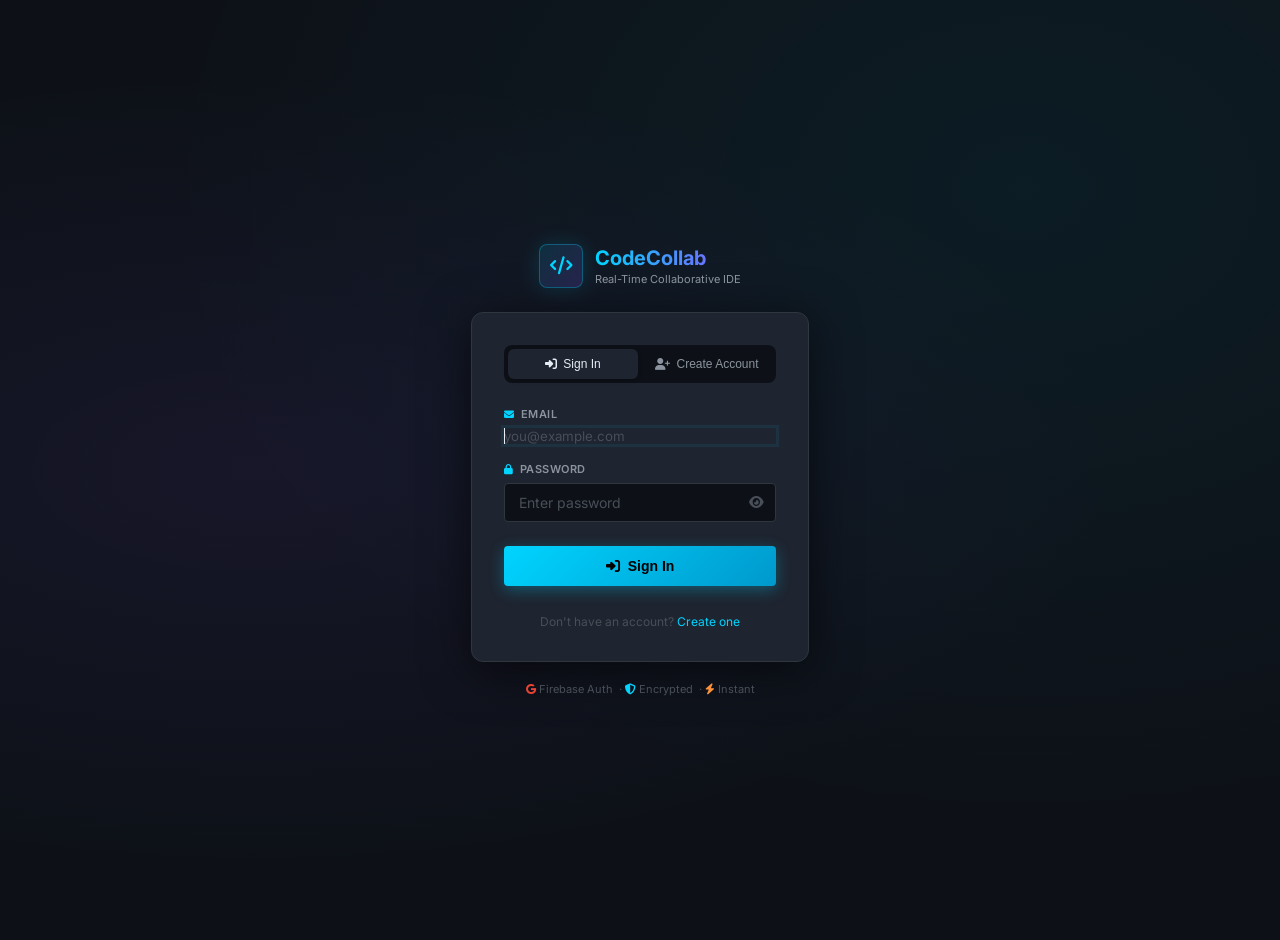
<file: room.html>
<!DOCTYPE html>
<html lang="en">
<head>
    <meta charset="UTF-8">
    <meta name="viewport" content="width=device-width, initial-scale=1.0">
    <title>CodeCollab</title>
    <link rel="stylesheet" href="assets/css/style.css">
    <link href="https://fonts.googleapis.com/css2?family=JetBrains+Mono:wght@300;400;500;600;700&family=Inter:wght@300;400;500;600;700&display=swap" rel="stylesheet">
    <link rel="stylesheet" href="assets/lib/fontawesome/css/all.min.css">

    <!-- CodeMirror core -->
    <link rel="stylesheet" href="assets/lib/codemirror/codemirror.min.css">
    <link rel="stylesheet" href="assets/lib/codemirror/theme/dracula.min.css">
    <link rel="stylesheet" href="assets/lib/codemirror/addon/scroll/simplescrollbars.min.css">
    <script src="assets/lib/codemirror/codemirror.min.js"></script>

    <!-- CodeMirror addons (load before modes that depend on them) -->
    <script src="assets/lib/codemirror/addon/edit/closebrackets.min.js"></script>
    <script src="assets/lib/codemirror/addon/edit/matchbrackets.min.js"></script>
    <script src="assets/lib/codemirror/addon/selection/active-line.min.js"></script>
    <script src="assets/lib/codemirror/addon/scroll/simplescrollbars.min.js"></script>
    <script src="assets/lib/codemirror/addon/comment/comment.min.js"></script>
    <script src="assets/lib/codemirror/addon/mode/simple.min.js"></script>
    <script src="assets/lib/codemirror/addon/mode/multiplex.min.js"></script>

    <!-- CodeMirror language modes (dependency order matters) -->
    <!-- 1. Base modes with no dependencies -->
    <script src="assets/lib/codemirror/mode/xml/xml.min.js"></script>
    <script src="assets/lib/codemirror/mode/javascript/javascript.min.js"></script>
    <script src="assets/lib/codemirror/mode/css/css.min.js"></script>
    <script src="assets/lib/codemirror/mode/python/python.min.js"></script>
    <script src="assets/lib/codemirror/mode/clike/clike.min.js"></script><!-- C, C++, Java -->
    <script src="assets/lib/codemirror/mode/ruby/ruby.min.js"></script>
    <script src="assets/lib/codemirror/mode/go/go.min.js"></script>
    <script src="assets/lib/codemirror/mode/rust/rust.min.js"></script>
    <!-- 2. Mixed modes that depend on xml + javascript + css -->
    <script src="assets/lib/codemirror/mode/htmlmixed/htmlmixed.min.js"></script>
    <!-- 3. PHP depends on htmlmixed (which requires xml, js, css) -->
    <script src="assets/lib/codemirror/mode/php/php.min.js"></script>

    <!-- Firebase 9 compat -->
    <script src="assets/lib/firebase/firebase-app-compat.js"></script>
    <script src="assets/lib/firebase/firebase-auth-compat.js"></script>
    <script src="assets/lib/firebase/firebase-database-compat.js"></script>
    <script src="assets/js/firebase-config.js"></script>
</head>
<body class="room-body">

<!-- Auth loading overlay (shown while Firebase Auth resolves) -->
<div class="auth-loading-overlay" id="authLoadingOverlay">
    <div class="auth-loading-spinner"></div>
    <span>Loading room...</span>
</div>

<!-- HEADER -->
<header class="room-header">
    <div class="header-left">
        <a href="index.html" class="logo-mini" title="Back to lobby">
            <i class="fa-solid fa-code"></i><span>CodeCollab</span>
        </a>
        <a href="index.html?dashboard=1" class="dashboard-nav-btn" title="Go to Dashboard">
            <i class="fa-solid fa-gauge"></i><span>Dashboard</span>
        </a>
        <div class="divider-v"></div>
        <div class="room-info">
            <span class="room-label">ROOM</span>
            <span class="room-code" id="roomCodeSpan"></span>
            <button class="icon-btn" title="Copy room code" onclick="copyRoomCode()">
                <i class="fa-regular fa-copy" id="copyIcon"></i>
            </button>
        </div>
        <div class="connection-status" id="connectionStatus">
            <span class="status-dot connecting"></span>
            <span class="status-text">Connecting...</span>
        </div>
    </div>

    <div class="header-center">
        <div class="file-tab active">
            <i class="fa-solid fa-file-code"></i>
            <span id="fileTabName">main.js</span>
        </div>
    </div>

    <div class="header-right">
        <div class="lang-select-wrap">
            <i class="fa-solid fa-code"></i>
            <select id="langSelect" onchange="changeLanguage(this.value)">
                <optgroup label="⚡ Runs in Console">
                    <option value="javascript">JavaScript</option>
                    <option value="python">Python</option>
                    <option value="c">C</option>
                    <option value="cpp">C++</option>
                    <option value="java">Java</option>
                    <option value="php">PHP</option>
                    <option value="ruby">Ruby</option>
                    <option value="go">Go</option>
                    <option value="rust">Rust</option>
                </optgroup>
                <optgroup label="📄 View Only">
                    <option value="htmlmixed">HTML</option>
                    <option value="css">CSS</option>
                </optgroup>
            </select>
        </div>
        <button class="icon-btn" id="themeBtn" title="Toggle Theme" onclick="toggleTheme()">
            <i class="fa-solid fa-moon"></i>
        </button>
        <button class="run-btn" id="runBtn" onclick="runCode()" title="Run (Ctrl+Enter)">
            <i class="fa-solid fa-play"></i><span>Run</span>
        </button>
        <button class="delete-room-btn" id="deleteRoomBtn" onclick="deleteRoom()" title="Delete Room (Creator only)" style="display:none">
            <i class="fa-solid fa-trash"></i><span>Delete Room</span>
        </button>
        <div class="user-avatar-wrap" id="userAvatarWrap">
            <span class="user-avatar-initial" id="userAvatarInitial"></span>
            <span class="user-avatar-name" id="userAvatarName"></span>
        </div>
        <div class="active-users" id="activeUsers"></div>
    </div>
</header>

<!-- WORKSPACE -->
<div class="workspace">

    <!-- Sidebar -->
    <aside class="sidebar" id="sidebar">
        <div class="sidebar-header">
            <span><i class="fa-solid fa-users"></i> Collaborators</span>
            <span class="sidebar-count" id="userCount">0</span>
        </div>
        <div class="user-list" id="userList"></div>

        <div class="sidebar-section-title"><i class="fa-solid fa-comment-dots"></i> Chat</div>
        <div class="chat-box" id="chatBox"></div>
        <div class="chat-input-wrap">
            <input type="text" id="chatInput" placeholder="Message..." maxlength="200">
            <button onclick="sendChat()"><i class="fa-solid fa-paper-plane"></i></button>
        </div>

        <div class="sidebar-section-title" style="margin-top:8px;">
            <i class="fa-solid fa-circle-info"></i> Room Info
        </div>
        <div class="room-info-box">
            <div class="info-row">
                <span>Room Code</span>
                <code id="infoRoomCode"></code>
            </div>
            <div class="info-row">
                <span>You</span>
                <code id="infoUsername"></code>
            </div>
            <button class="share-btn" onclick="shareRoom()">
                <i class="fa-solid fa-share-nodes"></i> Share Room Link
            </button>
        </div>
    </aside>

    <!-- Editor Area (left + right pane) -->
    <div class="editor-area" id="editorArea">

        <!-- LEFT: code editor -->
        <div class="editor-pane" id="editorPane">
            <div class="editor-toolbar">
                <div class="toolbar-left">
                    <button class="tool-btn" title="Toggle sidebar (Ctrl+B)" onclick="toggleSidebar()">
                        <i class="fa-solid fa-bars"></i>
                    </button>
                    <span class="toolbar-info" id="cursorInfo">Ln 1, Col 1</span>
                    <span class="toolbar-info typing-indicator" id="typingIndicator" style="display:none;">
                        <span class="typing-dots"><span></span><span></span><span></span></span>
                        someone is typing...
                    </span>
                </div>
                <div class="toolbar-right">
                    <button class="tool-btn" title="Clear editor"  onclick="clearEditor()"><i class="fa-solid fa-trash"></i></button>
                    <button class="tool-btn" title="Auto indent"   onclick="autoIndent()"><i class="fa-solid fa-align-left"></i></button>
                    <button class="tool-btn" title="Copy all"      onclick="copyAll()"><i class="fa-regular fa-copy"></i></button>
                    <button class="tool-btn" title="Download"      onclick="downloadCode()"><i class="fa-solid fa-download"></i></button>
                </div>
            </div>

            <div class="cm-wrapper" id="cmWrapper">
                <textarea id="codeEditor"></textarea>
            </div>
        </div>

        <!-- VERTICAL resize handle -->
        <div class="v-resize-handle" id="resizeHandle" title="Drag to resize">
            <div class="v-resize-dots"><span></span><span></span><span></span><span></span><span></span><span></span></div>
        </div>

        <!-- RIGHT: console / output pane -->
        <div class="console-panel" id="consolePanel">
            <div class="console-header">
                <div class="console-tabs">
                    <button class="console-tab active" id="tabOutput" onclick="switchConsoleTab('output')">
                        <i class="fa-solid fa-terminal"></i> Output
                    </button>
                    <button class="console-tab" id="tabErrors" onclick="switchConsoleTab('errors')">
                        <i class="fa-solid fa-circle-exclamation"></i> Errors
                        <span class="error-badge" id="errorBadge" style="display:none">0</span>
                    </button>
                </div>
                <div class="console-actions">
                    <button class="icon-btn" title="Clear console" onclick="clearConsole()">
                        <i class="fa-solid fa-ban"></i>
                    </button>
                    <button class="icon-btn" id="consoleToggleBtn" title="Toggle output panel (Ctrl+`)" onclick="toggleConsole()">
                        <i class="fa-solid fa-chevron-right"></i>
                    </button>
                </div>
            </div>
            <div class="console-output" id="consoleOutput">
                <div class="console-welcome">
                    <i class="fa-solid fa-terminal"></i>
                    &nbsp; Console ready. Press <kbd>Ctrl+Enter</kbd> or click <strong>Run</strong> to execute.
                </div>
            </div>
            <!-- Terminal-style inline stdin row -->
            <div class="term-input-row" id="termInputRow" style="display:none">
                <span class="term-prompt">&gt;</span>
                <input id="termInput" type="text" class="term-input-field"
                    placeholder="Pre-queue additional stdin (press Enter to add)..."
                    onkeydown="handleTermInput(event)"
                    autocomplete="off" spellcheck="false"/>
                <span class="term-queue-badge" id="termQueueBadge" style="display:none"></span>
                <button class="term-clear-btn" id="termClearBtn" onclick="clearStdinQueue()" style="display:none" title="Clear queued inputs">
                    <i class="fa-solid fa-rotate-left"></i>
                </button>
            </div>
        </div>

</div>

<!-- ── Waiting Overlay (non-creator awaiting approval) ── -->
<div class="waiting-overlay" id="waitingOverlay" style="display:none">
    <div class="waiting-card">
        <div class="waiting-spinner" id="waitingSpinner"></div>
        <h3 id="waitingTitle">Waiting for Approval</h3>
        <p id="waitingMsg">The room creator needs to approve your request to join <strong>Room <span id="waitingRoomCode"></span></strong>.</p>
        <small>You'll be let in automatically once approved.</small>
        <a href="index.html" class="btn-cancel-wait"><i class="fa-solid fa-arrow-left"></i> Cancel</a>
    </div>
</div>

<!-- ── Room Deleted Overlay ── -->
<div class="waiting-overlay" id="roomDeletedOverlay" style="display:none">
    <div class="waiting-card">
        <div style="font-size:2.5rem;margin-bottom:16px;">🗑️</div>
        <h3>Room Deleted</h3>
        <p>The room creator has closed this room. All data has been removed.</p>
        <p style="margin-top:8px;opacity:.7;font-size:.85rem">Redirecting in <span id="deleteCountdown">3</span>s…</p>
        <a href="index.html" class="btn-cancel-wait"><i class="fa-solid fa-arrow-left"></i> Back to Lobby</a>
    </div>
</div>

<!-- ── Kicked Overlay ── -->
<div class="waiting-overlay" id="kickedOverlay" style="display:none">
    <div class="waiting-card">
        <div style="font-size:2.5rem;margin-bottom:16px;">🚫</div>
        <h3>You've Been Removed</h3>
        <p>The room creator has removed you from this room.</p>
        <p style="margin-top:8px;opacity:.7;font-size:.85rem">Redirecting in <span id="kickCountdown">3</span>s…</p>
        <a href="index.html" class="btn-cancel-wait"><i class="fa-solid fa-arrow-left"></i> Back to Lobby</a>
    </div>
</div>

<!-- ── Approval Panel (creator only — incoming join requests) ── -->
<div class="approval-panel" id="approvalPanel">
    <div class="approval-header">
        <i class="fa-solid fa-user-clock"></i> Join Requests
        <span class="approval-badge" id="approvalCount">0</span>
    </div>
    <div id="approvalList"></div>
</div>

<!-- ── Firebase Auth guard: sets APP_* globals then loads room.js ── -->
<script>
(function () {
    var _rawRoom = (new URLSearchParams(location.search).get('room') || '').toUpperCase().replace(/[^A-Z0-9]/g, '');
    if (!_rawRoom) { location.href = 'index.html'; return; }

    firebase.auth().onAuthStateChanged(async function (user) {
        if (!user) {
            location.href = 'auth.html?redirect=' + encodeURIComponent(location.href);
            return;
        }

        // DB read with 5-second timeout so a hanging read can't block the room
        function dbReadWithTimeout(ref, ms) {
            return Promise.race([
                ref.once('value'),
                new Promise(function(_, rej) {
                    setTimeout(function() { rej(new Error('DB read timed out')); }, ms);
                })
            ]);
        }

        // Load profile from Firebase
        var prof = {};
        try {
            var profSnap = await dbReadWithTimeout(
                firebase.database().ref('users/' + user.uid + '/profile'), 5000
            );
            prof = profSnap.val() || {};
        } catch (e) {
            console.warn('[CodeCollab] Profile read failed, using defaults:', e.message);
        }
        var username = prof.username || user.displayName || (user.email ? user.email.split('@')[0] : 'User');
        var color    = prof.color    || '#00d4ff';

        // Determine creator: flag set by lobby OR matches stored creatorUid
        var isCreatorFlag = sessionStorage.getItem('cc_is_creator') === '1';
        sessionStorage.removeItem('cc_is_creator');
        var isCreator = isCreatorFlag;
        if (!isCreator) {
            try {
                var metaSnap = await dbReadWithTimeout(
                    firebase.database().ref('rooms/' + _rawRoom + '/meta'), 5000
                );
                var meta = metaSnap.val();
                isCreator = !!(meta && meta.creatorUid === user.uid);
            } catch (e) {
                console.warn('[CodeCollab] Meta read failed:', e.message);
            }
        }

        // Set globals used by room.js
        window.APP_ROOM_ID    = _rawRoom;
        window.APP_USERNAME   = username;
        window.APP_COLOR      = color;
        window.APP_USER_ID    = user.uid;
        window.APP_IS_CREATOR = isCreator;

        // Populate static DOM elements
        document.title = 'Room ' + _rawRoom + ' — CodeCollab';
        document.getElementById('roomCodeSpan').textContent  = _rawRoom;
        document.getElementById('infoRoomCode').textContent  = _rawRoom;
        document.getElementById('infoUsername').textContent  = username;
        document.getElementById('waitingRoomCode').textContent = _rawRoom;
        var aw = document.getElementById('userAvatarWrap');
        aw.style.borderColor = color;
        document.getElementById('userAvatarInitial').style.background = color;
        document.getElementById('userAvatarInitial').textContent = username.charAt(0).toUpperCase();
        document.getElementById('userAvatarName').textContent = username;

        // Show delete button for creator
        if (isCreator) document.getElementById('deleteRoomBtn').style.display = 'flex';

        // Hide auth overlay and load room.js
        document.getElementById('authLoadingOverlay').style.display = 'none';
        var s = document.createElement('script');
        s.src = 'assets/js/room.js';
        document.body.appendChild(s);
    });
})();
</script>

<style>
.remote-cursor {
    position: absolute;
    width: 2px;
    border-left: 2px solid;
    height: 1.2em;
    pointer-events: none;
    z-index: 100;
    margin-top: 1px;
}
.remote-cursor-label {
    position: absolute;
    top: -1.5em;
    left: -1px;
    font-size: 10px;
    font-family: 'Inter', sans-serif;
    font-weight: 600;
    padding: 1px 5px;
    border-radius: 3px 3px 3px 0;
    white-space: nowrap;
    pointer-events: none;
    z-index: 101;
    color: #000;
    line-height: 1.4;
}

/* ── Dashboard Nav Button ── */
.dashboard-nav-btn {
    display: flex;
    align-items: center;
    gap: 6px;
    font-size: 12px;
    font-weight: 600;
    color: var(--text-secondary);
    background: rgba(0,212,255,0.06);
    border: 1px solid rgba(0,212,255,0.18);
    border-radius: var(--radius-sm);
    padding: 5px 12px;
    text-decoration: none;
    transition: all 0.2s;
}
.dashboard-nav-btn i { color: var(--accent); font-size: 11px; }
.dashboard-nav-btn:hover { background: rgba(0,212,255,0.12); border-color: rgba(0,212,255,0.35); color: var(--text-primary); }

/* ── Waiting Overlay ── */
.waiting-overlay {
    position: fixed; inset: 0;
    background: rgba(10,10,20,0.93);
    display: flex; align-items: center; justify-content: center;
    z-index: 9999;
    backdrop-filter: blur(8px);
}
.waiting-card {
    background: #1a1a2e;
    border: 1px solid rgba(0,212,255,0.25);
    border-radius: 16px;
    padding: 44px 52px;
    text-align: center;
    max-width: 420px;
    width: 92%;
    box-shadow: 0 20px 60px rgba(0,0,0,0.6);
}
.waiting-spinner {
    width: 52px; height: 52px;
    border: 3px solid rgba(0,212,255,0.15);
    border-top-color: #00d4ff;
    border-radius: 50%;
    animation: wSpin 1s linear infinite;
    margin: 0 auto 22px;
}
@keyframes wSpin { to { transform: rotate(360deg); } }
.waiting-card h3 { color: #e2e8f0; margin: 0 0 10px; font-size: 1.35rem; font-weight: 700; }
.waiting-card p  { color: #94a3b8; margin: 0 0 12px; font-size: .9rem; line-height: 1.6; }
.waiting-card small { color: #64748b; font-size: .8rem; }
.btn-cancel-wait {
    display: inline-flex; align-items: center; gap: 6px;
    margin-top: 22px; padding: 9px 22px;
    border-radius: 8px;
    background: rgba(255,255,255,0.05);
    border: 1px solid rgba(255,255,255,0.1);
    color: #94a3b8; text-decoration: none;
    font-size: .85rem; cursor: pointer;
    transition: background .2s;
}
.btn-cancel-wait:hover { background: rgba(255,255,255,0.1); color: #e2e8f0; }

/* ── Approval Panel ── */
.approval-panel {
    position: fixed; top: 68px; right: 18px;
    background: #1a1a2e;
    border: 1px solid rgba(0,212,255,0.3);
    border-radius: 12px;
    padding: 12px 14px;
    z-index: 1000;
    min-width: 290px;
    max-width: 350px;
    box-shadow: 0 8px 36px rgba(0,0,0,0.5);
    display: none;
    flex-direction: column;
    gap: 8px;
}
.approval-header {
    display: flex; align-items: center; gap: 8px;
    color: #00d4ff; font-size: .82rem; font-weight: 700;
    padding-bottom: 10px;
    border-bottom: 1px solid rgba(255,255,255,0.08);
    margin-bottom: 2px;
    text-transform: uppercase; letter-spacing: .5px;
}
.approval-badge {
    background: #f43f5e; color: #fff;
    border-radius: 10px; padding: 1px 8px;
    font-size: .72rem; font-weight: 700;
    margin-left: auto;
}
.approval-item {
    display: flex; align-items: center; gap: 8px;
    padding: 8px 6px; border-radius: 8px;
    background: rgba(255,255,255,0.04);
}
.apr-avatar {
    width: 32px; height: 32px; border-radius: 50%;
    display: flex; align-items: center; justify-content: center;
    font-weight: 700; font-size: .82rem; color: #000; flex-shrink: 0;
}
.apr-name { flex: 1; color: #e2e8f0; font-size: .85rem; font-weight: 500; overflow: hidden; text-overflow: ellipsis; white-space: nowrap; }
.apr-btn {
    padding: 4px 11px; border: none; border-radius: 6px;
    font-size: .75rem; cursor: pointer; font-weight: 600;
    transition: opacity .2s;
}
.apr-btn:hover { opacity: .8; }
.apr-btn.approve { background: #22c55e; color: #fff; }
.apr-btn.deny    { background: #f43f5e; color: #fff; }

/* ── Kick Button ── */
.kick-btn {
    background: none; border: none;
    color: #f43f5e; cursor: pointer;
    padding: 3px 7px; border-radius: 4px;
    font-size: .8rem; opacity: 0;
    transition: opacity .2s, background .2s;
    flex-shrink: 0;
}
.user-item:hover .kick-btn { opacity: 1; }
.kick-btn:hover { background: rgba(244,63,94,0.15); }

/* ── Creator Crown ── */
.u-crown { color: #fbbf24; font-size: .72rem; margin-right: 3px; flex-shrink: 0; }
</style>
<script>document.addEventListener('contextmenu', e => e.preventDefault());</script>
</body>
</html>
</file>
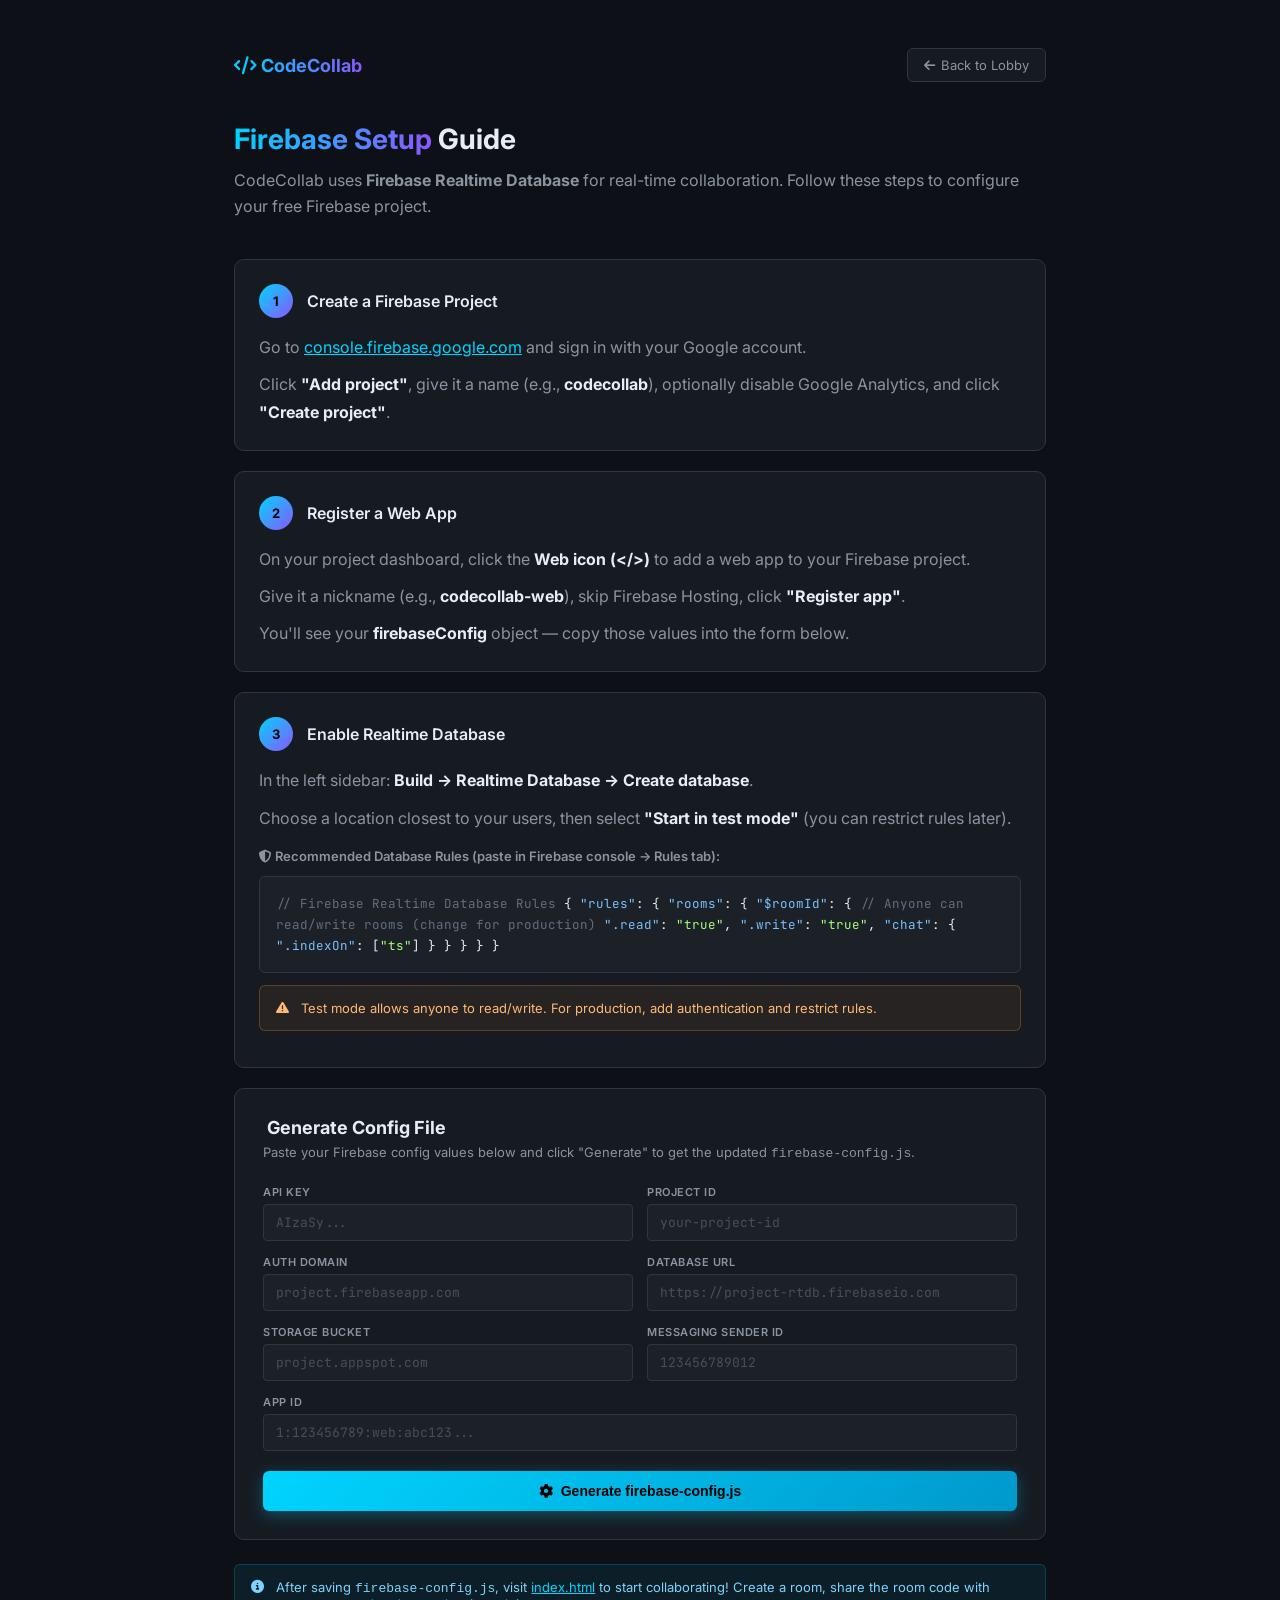
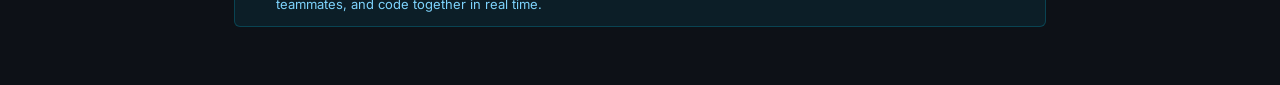
<file: setup.html>
<!DOCTYPE html>
<html lang="en">
<head>
    <meta charset="UTF-8">
    <meta name="viewport" content="width=device-width, initial-scale=1.0">
    <title>Firebase Setup — CodeCollab</title>
    <link href="https://fonts.googleapis.com/css2?family=JetBrains+Mono:wght@400;600&family=Inter:wght@400;500;600;700&display=swap" rel="stylesheet">
    <link rel="stylesheet" href="assets/lib/fontawesome/css/all.min.css">
    <style>
        :root {
            --bg: #0d1117; --bg2: #161b22; --bg3: #1c2128;
            --border: #30363d; --text: #e6edf3; --muted: #8b949e;
            --accent: #00d4ff; --accent2: #8957ff;
            --success: #22c55e; --error: #f43f5e; --warn: #fb923c;
            --mono: 'JetBrains Mono', monospace;
        }
        * { box-sizing: border-box; margin: 0; padding: 0; }
        body { background: var(--bg); color: var(--text); font-family: 'Inter', sans-serif; min-height: 100vh; }
        a { color: var(--accent); }
        ::-webkit-scrollbar { width: 6px; } ::-webkit-scrollbar-track { background: var(--bg2); } ::-webkit-scrollbar-thumb { background: var(--border); border-radius: 3px; }

        .page { max-width: 860px; margin: 0 auto; padding: 48px 24px; }
        .top-nav { display: flex; justify-content: space-between; align-items: center; margin-bottom: 40px; }
        .logo { font-size: 18px; font-weight: 700; background: linear-gradient(90deg, #00d4ff, #8957ff); background-clip: text; -webkit-background-clip: text; -webkit-text-fill-color: transparent; }
        .back-btn { background: var(--bg2); border: 1px solid var(--border); border-radius: 6px; padding: 8px 16px; font-size: 13px; color: var(--muted); cursor: pointer; text-decoration: none; display: flex; align-items: center; gap: 6px; transition: all 0.2s; }
        .back-btn:hover { color: var(--text); border-color: var(--accent); }

        h1 { font-size: 28px; font-weight: 700; margin-bottom: 12px; }
        h1 span { background: linear-gradient(90deg, #00d4ff, #8957ff); background-clip: text; -webkit-background-clip: text; -webkit-text-fill-color: transparent; }
        .subtitle { color: var(--muted); margin-bottom: 40px; line-height: 1.6; }

        .step { background: var(--bg2); border: 1px solid var(--border); border-radius: 10px; padding: 24px; margin-bottom: 20px; }
        .step-header { display: flex; align-items: center; gap: 14px; margin-bottom: 16px; }
        .step-num { width: 34px; height: 34px; border-radius: 50%; background: linear-gradient(135deg, var(--accent), var(--accent2)); display: flex; align-items: center; justify-content: center; font-weight: 700; font-size: 13px; color: #000; flex-shrink: 0; }
        .step-title { font-size: 16px; font-weight: 600; }
        .step p { color: var(--muted); line-height: 1.7; margin-bottom: 10px; }
        .step p:last-child { margin-bottom: 0; }
        .step strong { color: var(--text); }

        .code-block {
            background: var(--bg3);
            border: 1px solid var(--border);
            border-radius: 6px;
            padding: 16px;
            font-family: var(--mono);
            font-size: 12.5px;
            line-height: 1.7;
            margin: 12px 0;
            position: relative;
            overflow-x: auto;
        }
        .code-block .comment { color: #636e7b; }
        .code-block .key { color: #79c0ff; }
        .code-block .val { color: #a5d6ff; }
        .code-block .str { color: #a8ff78; }
        .code-block .kwd { color: #ff7b72; }
        .code-block .copy-btn {
            position: absolute; top: 8px; right: 8px;
            background: var(--bg2); border: 1px solid var(--border);
            border-radius: 4px; padding: 4px 10px;
            font-size: 11px; color: var(--muted);
            cursor: pointer; transition: all 0.15s;
        }
        .code-block .copy-btn:hover { color: var(--text); border-color: var(--accent); }

        .alert { display: flex; gap: 12px; padding: 14px 16px; border-radius: 6px; margin: 12px 0; font-size: 13px; }
        .alert-warn { background: rgba(251,146,60,.08); border: 1px solid rgba(251,146,60,.25); color: #fdba74; }
        .alert-info { background: rgba(0,212,255,.07); border: 1px solid rgba(0,212,255,.2); color: #7dd3fc; }
        .alert-success { background: rgba(34,197,94,.08); border: 1px solid rgba(34,197,94,.25); color: #86efac; }
        .alert i { margin-top: 1px; flex-shrink: 0; }

        .form-section { background: var(--bg2); border: 1px solid var(--border); border-radius: 10px; padding: 28px; }
        .form-section h2 { font-size: 18px; font-weight: 700; margin-bottom: 6px; }
        .form-section p { color: var(--muted); font-size: 13px; margin-bottom: 24px; }
        .fields { display: grid; grid-template-columns: 1fr 1fr; gap: 14px; margin-bottom: 20px; }
        .field label { display: block; font-size: 11px; font-weight: 600; color: var(--muted); text-transform: uppercase; letter-spacing: .5px; margin-bottom: 5px; }
        .field input {
            width: 100%; background: var(--bg3); border: 1px solid var(--border);
            border-radius: 4px; padding: 9px 12px; font-size: 13px; color: var(--text);
            font-family: var(--mono); transition: border-color 0.2s;
        }
        .field input:focus { outline: none; border-color: var(--accent); box-shadow: 0 0 0 3px rgba(0,212,255,.07); }
        .field input::placeholder { color: #484f58; }
        .field.full { grid-column: span 2; }
        .generate-btn {
            width: 100%; background: linear-gradient(135deg, #00d4ff, #0099cc);
            color: #000; font-weight: 700; font-size: 14px;
            padding: 12px; border: none; border-radius: 6px; cursor: pointer;
            display: flex; align-items: center; justify-content: center; gap: 8px;
            transition: all 0.2s; box-shadow: 0 4px 15px rgba(0,212,255,.3);
        }
        .generate-btn:hover { transform: translateY(-1px); box-shadow: 0 6px 20px rgba(0,212,255,.4); }

        .output-block { display: none; margin-top: 16px; }
        .output-block.show { display: block; }

        .db-rules { margin-top: 16px; }
        .rules-title { font-size: 13px; font-weight: 600; color: var(--muted); margin-bottom: 6px; }
    </style>
</head>
<body>
<div class="page">

    <!-- Nav -->
    <div class="top-nav">
        <div class="logo"><i class="fa-solid fa-code"></i> CodeCollab</div>
        <a href="index.html" class="back-btn"><i class="fa-solid fa-arrow-left"></i> Back to Lobby</a>
    </div>

    <!-- Hero -->
    <h1><span>Firebase Setup</span> Guide</h1>
    <p class="subtitle">
        CodeCollab uses <strong>Firebase Realtime Database</strong> for real-time collaboration.
        Follow these steps to configure your free Firebase project.
    </p>

    <!-- Step 1 -->
    <div class="step">
        <div class="step-header">
            <div class="step-num">1</div>
            <div class="step-title">Create a Firebase Project</div>
        </div>
        <p>Go to <a href="https://console.firebase.google.com" target="_blank">console.firebase.google.com</a> and sign in with your Google account.</p>
        <p>Click <strong>"Add project"</strong>, give it a name (e.g., <strong>codecollab</strong>), optionally disable Google Analytics, and click <strong>"Create project"</strong>.</p>
    </div>

    <!-- Step 2 -->
    <div class="step">
        <div class="step-header">
            <div class="step-num">2</div>
            <div class="step-title">Register a Web App</div>
        </div>
        <p>On your project dashboard, click the <strong>Web icon (&lt;/&gt;)</strong> to add a web app to your Firebase project.</p>
        <p>Give it a nickname (e.g., <strong>codecollab-web</strong>), skip Firebase Hosting, click <strong>"Register app"</strong>.</p>
        <p>You'll see your <strong>firebaseConfig</strong> object — copy those values into the form below.</p>
    </div>

    <!-- Step 3 -->
    <div class="step">
        <div class="step-header">
            <div class="step-num">3</div>
            <div class="step-title">Enable Realtime Database</div>
        </div>
        <p>In the left sidebar: <strong>Build → Realtime Database → Create database</strong>.</p>
        <p>Choose a location closest to your users, then select <strong>"Start in test mode"</strong> (you can restrict rules later).</p>

        <div class="db-rules">
            <div class="rules-title"><i class="fa-solid fa-shield-halved"></i> Recommended Database Rules (paste in Firebase console → Rules tab):</div>
            <div class="code-block" id="rulesCode">
<span class="comment">// Firebase Realtime Database Rules</span>
{
  <span class="key">"rules"</span>: {
    <span class="key">"rooms"</span>: {
      <span class="key">"$roomId"</span>: {
        <span class="comment">// Anyone can read/write rooms (change for production)</span>
        <span class="key">".read"</span>:  <span class="str">"true"</span>,
        <span class="key">".write"</span>: <span class="str">"true"</span>,
        <span class="key">"chat"</span>: {
          <span class="key">".indexOn"</span>: [<span class="str">"ts"</span>]
        }
      }
    }
  }
}</div>
        </div>

        <div class="alert alert-warn">
            <i class="fa-solid fa-triangle-exclamation"></i>
            <span>Test mode allows anyone to read/write. For production, add authentication and restrict rules.</span>
        </div>
    </div>

    <!-- Step 4: Config Generator -->
    <div class="form-section">
        <h2><i class="fa-brands fa-firebase" style="color:#ff9100"></i> Generate Config File</h2>
        <p>Paste your Firebase config values below and click "Generate" to get the updated <code>firebase-config.js</code>.</p>

        <div class="fields">
            <div class="field">
                <label>API Key</label>
                <input type="text" id="f_apiKey" placeholder="AIzaSy...">
            </div>
            <div class="field">
                <label>Project ID</label>
                <input type="text" id="f_projectId" placeholder="your-project-id">
            </div>
            <div class="field">
                <label>Auth Domain</label>
                <input type="text" id="f_authDomain" placeholder="project.firebaseapp.com">
            </div>
            <div class="field">
                <label>Database URL</label>
                <input type="text" id="f_dbUrl" placeholder="https://project-rtdb.firebaseio.com">
            </div>
            <div class="field">
                <label>Storage Bucket</label>
                <input type="text" id="f_storageBucket" placeholder="project.appspot.com">
            </div>
            <div class="field">
                <label>Messaging Sender ID</label>
                <input type="text" id="f_senderId" placeholder="123456789012">
            </div>
            <div class="field full">
                <label>App ID</label>
                <input type="text" id="f_appId" placeholder="1:123456789:web:abc123...">
            </div>
        </div>

        <button class="generate-btn" onclick="generateConfig()">
            <i class="fa-solid fa-gear"></i> Generate firebase-config.js
        </button>

        <div class="output-block" id="configOutput">
            <div class="alert alert-success" style="margin-top:16px; margin-bottom:8px;">
                <i class="fa-solid fa-circle-check"></i>
                <span>Config generated! Copy the code below and paste it into <strong>assets/js/firebase-config.js</strong></span>
            </div>
            <div class="code-block" id="generatedCode" style="white-space:pre;"></div>
            <button onclick="copyConfig()" style="margin-top:10px; background:rgba(0,212,255,.1); border:1px solid rgba(0,212,255,.25); color:#7dd3fc; padding:8px 16px; border-radius:5px; cursor:pointer; font-size:13px; display:flex; align-items:center; gap:6px;">
                <i class="fa-regular fa-copy"></i> Copy to Clipboard
            </button>
        </div>
    </div>

    <div class="alert alert-info" style="margin-top:24px;">
        <i class="fa-solid fa-circle-info"></i>
        <span>
            After saving <code>firebase-config.js</code>, visit <a href="index.html">index.html</a> to start collaborating!
            Create a room, share the room code with teammates, and code together in real time.
        </span>
    </div>

</div>

<script>
function generateConfig() {
    const vals = {
        apiKey:            document.getElementById('f_apiKey').value.trim(),
        projectId:         document.getElementById('f_projectId').value.trim(),
        authDomain:        document.getElementById('f_authDomain').value.trim()   || `${document.getElementById('f_projectId').value.trim()}.firebaseapp.com`,
        databaseURL:       document.getElementById('f_dbUrl').value.trim()        || `https://${document.getElementById('f_projectId').value.trim()}-default-rtdb.firebaseio.com`,
        storageBucket:     document.getElementById('f_storageBucket').value.trim()|| `${document.getElementById('f_projectId').value.trim()}.appspot.com`,
        messagingSenderId: document.getElementById('f_senderId').value.trim(),
        appId:             document.getElementById('f_appId').value.trim()
    };

    if (!vals.apiKey || !vals.projectId) {
        alert('Please fill in at least API Key and Project ID.');
        return;
    }

    const config = `/**
 * CodeCollab — Firebase Configuration
 * Generated by setup.html on ${new Date().toLocaleDateString()}
 */

const firebaseConfig = {
    apiKey:            "${vals.apiKey}",
    authDomain:        "${vals.authDomain}",
    databaseURL:       "${vals.databaseURL}",
    projectId:         "${vals.projectId}",
    storageBucket:     "${vals.storageBucket}",
    messagingSenderId: "${vals.messagingSenderId}",
    appId:             "${vals.appId}"
};

// Initialize Firebase
firebase.initializeApp(firebaseConfig);
const db = firebase.database();

console.log('[CodeCollab] Firebase initialized.');`;

    document.getElementById('generatedCode').textContent = config;
    document.getElementById('configOutput').classList.add('show');
}

function copyConfig() {
    const code = document.getElementById('generatedCode').textContent;
    navigator.clipboard.writeText(code).then(() => {
        event.target.innerHTML = '<i class="fa-solid fa-check"></i> Copied!';
        setTimeout(() => event.target.innerHTML = '<i class="fa-regular fa-copy"></i> Copy to Clipboard', 2000);
    });
}

// Allow pressing Enter to trigger generate
document.addEventListener('keydown', e => {
    if (e.key === 'Enter' && document.activeElement.tagName === 'INPUT') generateConfig();
});
document.addEventListener('contextmenu', e => e.preventDefault());
</script>
</body>
</html>
</file>
<file: assets/css/style.css>
/* ============================================================
   CodeCollab — Global Stylesheet
   Dark VS Code-inspired theme
   ============================================================ */

/* ── CSS Variables ── */
:root {
    --bg-primary:     #0d1117;
    --bg-secondary:   #161b22;
    --bg-tertiary:    #1c2128;
    --bg-card:        #1e2430;
    --bg-hover:       #262d38;
    --border:         #30363d;
    --border-light:   #21262d;
    --text-primary:   #e6edf3;
    --text-secondary: #8b949e;
    --text-muted:     #484f58;
    --accent:         #00d4ff;
    --accent-2:       #8957ff;
    --success:        #22c55e;
    --error:          #f43f5e;
    --warning:        #fb923c;
    --editor-bg:      #1e1e2e;
    --console-bg:     #161622;

    --font-mono: 'JetBrains Mono', 'Fira Code', 'Cascadia Code', monospace;
    --font-ui:   'Inter', -apple-system, BlinkMacSystemFont, sans-serif;

    --radius-sm: 4px;
    --radius:    8px;
    --radius-lg: 12px;
    --shadow:    0 4px 24px rgba(0,0,0,0.4);
    --shadow-lg: 0 8px 48px rgba(0,0,0,0.6);
}

/* ── Reset ── */
*, *::before, *::after { box-sizing: border-box; margin: 0; padding: 0; }
html { font-size: 14px; }
body { font-family: var(--font-ui); background: var(--bg-primary); color: var(--text-primary); min-height: 100vh; overflow-x: hidden; }
a { text-decoration: none; color: inherit; }
button { cursor: pointer; border: none; outline: none; background: none; }
input, select, textarea { outline: none; border: none; background: none; font-family: var(--font-ui); color: var(--text-primary); }
::-webkit-scrollbar { width: 6px; height: 6px; }
::-webkit-scrollbar-track { background: var(--bg-secondary); }
::-webkit-scrollbar-thumb { background: var(--border); border-radius: 3px; }
::-webkit-scrollbar-thumb:hover { background: var(--text-muted); }

/* ================================================================
   LOBBY / LANDING PAGE
================================================================ */
.lobby-body {
    background: radial-gradient(ellipse at 20% 50%, rgba(137,87,255,0.08) 0%, transparent 60%),
                radial-gradient(ellipse at 80% 20%, rgba(0,212,255,0.06) 0%, transparent 60%),
                var(--bg-primary);
    display: flex;
    align-items: center;
    justify-content: center;
    min-height: 100vh;
    padding: 20px;
}

/* Animated background particles */
.bg-particles { position: fixed; inset: 0; pointer-events: none; overflow: hidden; z-index: 0; }
.particle {
    position: absolute;
    bottom: -10px;
    background: var(--accent);
    border-radius: 50%;
    opacity: 0;
    animation: floatUp linear infinite;
}
@keyframes floatUp {
    0%   { transform: translateY(0) scale(1);   opacity: 0; }
    10%  { opacity: 0.3; }
    90%  { opacity: 0.1; }
    100% { transform: translateY(-100vh) scale(0.3); opacity: 0; }
}

.lobby-container {
    width: 100%;
    max-width: 1000px;
    position: relative;
    z-index: 1;
}

/* Header */
.lobby-header {
    display: flex;
    align-items: center;
    justify-content: space-between;
    margin-bottom: 32px;
    flex-wrap: wrap;
    gap: 16px;
}
.logo-wrap { display: flex; align-items: center; gap: 14px; }
.logo-icon {
    width: 52px; height: 52px;
    background: linear-gradient(135deg, #00d4ff20, #8957ff30);
    border: 1px solid rgba(0,212,255,0.3);
    border-radius: var(--radius);
    display: flex; align-items: center; justify-content: center;
    font-size: 22px; color: var(--accent);
    box-shadow: 0 0 20px rgba(0,212,255,0.15);
}
.logo-name {
    display: block;
    font-size: 22px; font-weight: 700;
    background: linear-gradient(90deg, #00d4ff, #8957ff);
    background-clip: text;
    -webkit-background-clip: text; -webkit-text-fill-color: transparent;
}
.logo-tagline { display: block; font-size: 11px; color: var(--text-secondary); margin-top: 2px; }

.feature-badges { display: flex; gap: 8px; flex-wrap: wrap; }
.badge {
    background: var(--bg-secondary);
    border: 1px solid var(--border);
    border-radius: 20px;
    padding: 5px 12px;
    font-size: 11px;
    color: var(--text-secondary);
    display: flex; align-items: center; gap: 5px;
    transition: all 0.2s;
}
.badge i { color: var(--accent); }
.badge:hover { border-color: var(--accent); color: var(--text-primary); }

/* Main Card */
.lobby-card {
    background: var(--bg-card);
    border: 1px solid var(--border);
    border-radius: var(--radius-lg);
    overflow: hidden;
    box-shadow: var(--shadow-lg);
}
.card-inner { display: flex; min-height: 480px; }

/* Info Panel (Left) */
.info-panel {
    flex: 1;
    padding: 48px 40px;
    background: linear-gradient(160deg, #1e2430 0%, #161b22 100%);
    border-right: 1px solid var(--border);
}
.info-panel h2 { font-size: 28px; font-weight: 700; line-height: 1.3; margin-bottom: 16px; }
.gradient-text {
    background: linear-gradient(90deg, #00d4ff, #8957ff);
    background-clip: text;
    -webkit-background-clip: text; -webkit-text-fill-color: transparent;
}
.info-desc { color: var(--text-secondary); line-height: 1.7; margin-bottom: 32px; max-width: 340px; }

.feature-list { display: flex; flex-direction: column; gap: 18px; }
.feat-item { display: flex; align-items: flex-start; gap: 14px; }
.feat-icon {
    width: 38px; height: 38px; min-width: 38px;
    border-radius: var(--radius-sm);
    display: flex; align-items: center; justify-content: center;
    font-size: 15px;
}
.feat-item strong { display: block; font-size: 13px; margin-bottom: 2px; }
.feat-item p { font-size: 12px; color: var(--text-secondary); margin: 0; }

/* Form Panel (Right) */
.form-panel {
    width: 380px;
    padding: 40px 36px;
    background: var(--bg-tertiary);
}

.tab-switcher {
    display: flex;
    gap: 4px;
    background: var(--bg-primary);
    border-radius: var(--radius);
    padding: 4px;
    margin-bottom: 28px;
}
.tab-btn {
    flex: 1;
    padding: 8px 12px;
    border-radius: 6px;
    font-size: 12px;
    font-weight: 500;
    color: var(--text-secondary);
    transition: all 0.2s;
    display: flex; align-items: center; justify-content: center; gap: 6px;
}
.tab-btn.active {
    background: var(--bg-card);
    color: var(--text-primary);
    box-shadow: 0 1px 4px rgba(0,0,0,0.3);
}
.tab-btn:hover:not(.active) { color: var(--text-primary); }

/* Forms */
.auth-form { display: flex; flex-direction: column; gap: 18px; }
.form-group { display: flex; flex-direction: column; gap: 7px; }
.form-group label {
    font-size: 11px; font-weight: 600;
    color: var(--text-secondary);
    text-transform: uppercase; letter-spacing: 0.5px;
    display: flex; align-items: center; gap: 6px;
}
.form-group label i { color: var(--accent); font-size: 10px; }
.form-group input[type="text"],
.form-group input[type="password"] {
    background: var(--bg-primary);
    border: 1px solid var(--border);
    border-radius: var(--radius-sm);
    padding: 10px 14px;
    font-size: 14px;
    color: var(--text-primary);
    transition: border-color 0.2s, box-shadow 0.2s;
    width: 100%;
}
.form-group input:focus {
    border-color: var(--accent);
    box-shadow: 0 0 0 3px rgba(0,212,255,0.08);
}
.form-group input::placeholder { color: var(--text-muted); }

.color-picker-row { display: flex; align-items: center; gap: 12px; }
.color-input {
    width: 40px; height: 36px;
    border-radius: var(--radius-sm);
    border: 1px solid var(--border);
    padding: 2px; cursor: pointer;
    background: var(--bg-primary);
}
.color-presets { display: flex; gap: 6px; flex-wrap: wrap; }
.color-dot {
    width: 22px; height: 22px;
    border-radius: 50%; cursor: pointer;
    border: 2px solid transparent;
    transition: all 0.15s;
    display: inline-block;
}
.color-dot:hover, .color-dot.active { border-color: #fff; transform: scale(1.2); }

.btn-primary {
    background: linear-gradient(135deg, #00d4ff, #0099cc);
    color: #000;
    font-weight: 700;
    font-size: 14px;
    padding: 12px 20px;
    border-radius: var(--radius-sm);
    display: flex; align-items: center; justify-content: center; gap: 8px;
    transition: all 0.2s;
    box-shadow: 0 4px 15px rgba(0,212,255,0.3);
    margin-top: 6px;
}
.btn-primary:hover { transform: translateY(-1px); box-shadow: 0 6px 20px rgba(0,212,255,0.4); }
.btn-primary:active { transform: translateY(0); }

.error-msg {
    background: rgba(244,63,94,0.1);
    border: 1px solid rgba(244,63,94,0.3);
    color: #f43f5e;
    border-radius: var(--radius-sm);
    padding: 10px 14px;
    font-size: 12px;
    margin-bottom: 4px;
    display: flex; align-items: center; gap: 7px;
}

.form-footer {
    margin-top: 20px;
    font-size: 11px;
    color: var(--text-muted);
    text-align: center;
    line-height: 1.6;
}
.form-footer i { color: var(--accent); }

/* Password show/hide wrapper */
.pass-wrap { position: relative; display: flex; align-items: center; }
.pass-wrap input { flex: 1; padding-right: 38px !important; }
.pass-toggle {
    position: absolute; right: 8px;
    background: none; border: none; cursor: pointer;
    color: var(--text-muted); font-size: 13px;
    padding: 4px; transition: color 0.15s;
}
.pass-toggle:hover { color: var(--text-primary); }

/* Field hint (below input) */
.field-hint { font-size: 11px; color: var(--text-muted); margin-top: 2px; }

/* Switch hint (below form) */
.switch-hint { font-size: 12px; color: var(--text-muted); text-align: center; margin-top: 10px; }
.switch-hint a { color: var(--accent); }
.switch-hint a:hover { text-decoration: underline; }

/* Success message */
.success-msg {
    background: rgba(34,197,94,0.1);
    border: 1px solid rgba(34,197,94,0.3);
    color: #86efac;
    border-radius: var(--radius-sm);
    padding: 10px 14px;
    font-size: 12px;
    margin-bottom: 4px;
    display: flex; align-items: center; gap: 7px;
}

/* Stats bar */
.stats-bar {
    display: flex;
    justify-content: center;
    gap: 0;
    margin-top: 20px;
    border: 1px solid var(--border);
    border-radius: var(--radius);
    overflow: hidden;
    background: var(--bg-secondary);
}
.stat {
    flex: 1;
    padding: 12px 16px;
    font-size: 11px;
    color: var(--text-secondary);
    text-align: center;
    border-right: 1px solid var(--border);
    display: flex; align-items: center; justify-content: center; gap: 7px;
    transition: all 0.2s;
}
.stat:last-child { border-right: none; }
.stat i { color: var(--accent); }
.stat:hover { background: var(--bg-card); color: var(--text-primary); }

/* ================================================================
   ROOM / EDITOR PAGE
================================================================ */
.room-body {
    display: flex;
    flex-direction: column;
    height: 100vh;
    overflow: hidden;
    background: var(--bg-primary);
}

/* Header */
.room-header {
    height: 48px;
    background: var(--bg-secondary);
    border-bottom: 1px solid var(--border);
    display: flex;
    align-items: center;
    padding: 0 12px;
    gap: 12px;
    flex-shrink: 0;
    z-index: 100;
}
.header-left, .header-right { display: flex; align-items: center; gap: 10px; flex: 1; }
.header-right { justify-content: flex-end; }
.header-center { display: flex; align-items: center; justify-content: center; }

.logo-mini {
    display: flex; align-items: center; gap: 7px;
    font-size: 13px; font-weight: 700;
    color: var(--text-secondary);
    transition: color 0.2s;
}
.logo-mini i { color: var(--accent); }
.logo-mini:hover { color: var(--text-primary); }

.divider-v { width: 1px; height: 20px; background: var(--border); }

.room-info { display: flex; align-items: center; gap: 6px; }
.room-label { font-size: 9px; font-weight: 700; color: var(--text-muted); text-transform: uppercase; letter-spacing: 1px; }
.room-code {
    font-family: var(--font-mono);
    font-size: 13px;
    font-weight: 700;
    color: var(--accent);
    letter-spacing: 2px;
    background: rgba(0,212,255,0.08);
    border: 1px solid rgba(0,212,255,0.2);
    border-radius: var(--radius-sm);
    padding: 2px 8px;
}

.connection-status { display: flex; align-items: center; gap: 5px; }
.status-dot {
    width: 7px; height: 7px;
    border-radius: 50%;
    transition: background 0.3s;
}
.status-dot.connecting  { background: var(--warning); animation: pulse 1.5s infinite; }
.status-dot.connected   { background: var(--success); }
.status-dot.disconnected{ background: var(--error); }
@keyframes pulse {
    0%, 100% { opacity: 1; } 50% { opacity: 0.3; }
}
.status-text { font-size: 11px; color: var(--text-secondary); }

.file-tab {
    display: flex; align-items: center; gap: 6px;
    background: var(--bg-primary);
    border: 1px solid var(--border);
    border-bottom: none;
    border-radius: 6px 6px 0 0;
    padding: 6px 16px;
    font-size: 12px;
    color: var(--text-secondary);
    position: relative;
    top: 1px;
}
.file-tab.active { color: var(--text-primary); background: var(--editor-bg); border-bottom: 1px solid var(--editor-bg); }
.file-tab i { color: var(--warning); }

.lang-select-wrap {
    display: flex; align-items: center; gap: 7px;
    background: var(--bg-primary);
    border: 1px solid var(--border);
    border-radius: var(--radius-sm);
    padding: 5px 10px;
    font-size: 12px; color: var(--text-secondary);
}
.lang-select-wrap i { font-size: 11px; }
.lang-select-wrap select {
    background: none;
    border: none;
    color: var(--text-primary);
    font-size: 12px;
    cursor: pointer;
    font-family: var(--font-ui);
}
.lang-select-wrap select option { background: var(--bg-secondary); }

.icon-btn {
    width: 30px; height: 30px;
    border-radius: var(--radius-sm);
    display: flex; align-items: center; justify-content: center;
    font-size: 13px;
    color: var(--text-secondary);
    transition: all 0.15s;
}
.icon-btn:hover { background: var(--bg-hover); color: var(--text-primary); }

.run-btn {
    display: flex; align-items: center; gap: 7px;
    background: linear-gradient(135deg, #22c55e, #16a34a);
    color: #fff;
    font-weight: 700;
    font-size: 12px;
    padding: 7px 16px;
    border-radius: var(--radius-sm);
    transition: all 0.2s;
    box-shadow: 0 2px 8px rgba(34,197,94,0.3);
}
.run-btn:hover { transform: translateY(-1px); box-shadow: 0 4px 12px rgba(34,197,94,0.4); }
.run-btn:active { transform: translateY(0); }
.run-btn.running { background: linear-gradient(135deg, #fb923c, #ea580c); }

.user-avatar-wrap {
    display: flex; align-items: center; gap: 8px;
    border: 1.5px solid;
    border-radius: 20px;
    padding: 3px 10px 3px 4px;
    font-size: 12px;
}
.user-avatar-initial {
    width: 24px; height: 24px;
    border-radius: 50%;
    display: flex; align-items: center; justify-content: center;
    font-size: 11px;
    font-weight: 700;
    color: #000;
}
.user-avatar-name { font-weight: 500; font-size: 12px; color: var(--text-secondary); }

.active-users { display: flex; align-items: center; gap: -4px; position: relative; }
.active-avatar {
    width: 26px; height: 26px;
    border-radius: 50%;
    border: 2px solid var(--bg-secondary);
    display: flex; align-items: center; justify-content: center;
    font-size: 11px; font-weight: 700;
    color: #000;
    margin-left: -6px;
    cursor: pointer;
    transition: transform 0.15s;
    position: relative;
}
.active-avatar:first-child { margin-left: 0; }
.active-avatar:hover { transform: translateY(-3px) scale(1.1); z-index: 10; }
.active-avatar .tooltip {
    position: absolute;
    bottom: calc(100% + 6px);
    left: 50%; transform: translateX(-50%);
    background: var(--bg-card);
    border: 1px solid var(--border);
    border-radius: var(--radius-sm);
    padding: 3px 8px;
    font-size: 11px;
    white-space: nowrap;
    opacity: 0; pointer-events: none;
    transition: opacity 0.15s;
    z-index: 200;
}
.active-avatar:hover .tooltip { opacity: 1; }

/* ── Workspace Layout ── */
.workspace {
    display: flex;
    flex: 1;
    overflow: hidden;
}

/* ── Sidebar ── */
.sidebar {
    width: 240px;
    min-width: 240px;
    background: var(--bg-secondary);
    border-right: 1px solid var(--border);
    display: flex;
    flex-direction: column;
    overflow: hidden;
    transition: width 0.2s, min-width 0.2s;
}
.sidebar.collapsed { width: 0; min-width: 0; border-right: none; }

.sidebar-header {
    padding: 12px 14px;
    font-size: 11px;
    font-weight: 700;
    text-transform: uppercase;
    letter-spacing: 0.5px;
    color: var(--text-secondary);
    border-bottom: 1px solid var(--border);
    display: flex; align-items: center; justify-content: space-between;
    flex-shrink: 0;
}
.sidebar-count {
    background: var(--accent);
    color: #000;
    font-size: 10px;
    font-weight: 700;
    padding: 1px 6px;
    border-radius: 10px;
}

.user-list {
    padding: 8px;
    flex-shrink: 0;
    max-height: 160px;
    overflow-y: auto;
}
.user-item {
    display: flex; align-items: center; gap: 8px;
    padding: 8px 8px;
    border-radius: var(--radius-sm);
    font-size: 12px;
    transition: background 0.15s;
}
.user-item:hover { background: var(--bg-hover); }
.user-item .u-avatar {
    width: 26px; height: 26px;
    border-radius: 50%;
    display: flex; align-items: center; justify-content: center;
    font-size: 11px; font-weight: 700;
    color: #000; flex-shrink: 0;
}
.user-item .u-name { font-weight: 500; flex: 1; min-width: 0; overflow: hidden; text-overflow: ellipsis; }
.user-item .u-status { font-size: 10px; color: var(--text-muted); }
.user-item.typing .u-status { color: var(--success); }

.sidebar-section-title {
    padding: 8px 14px;
    font-size: 10px;
    font-weight: 700;
    text-transform: uppercase;
    letter-spacing: 0.5px;
    color: var(--text-muted);
    border-top: 1px solid var(--border);
    display: flex; align-items: center; gap: 6px;
    flex-shrink: 0;
}

/* Chat */
.chat-box {
    flex: 1;
    overflow-y: auto;
    padding: 8px;
    display: flex;
    flex-direction: column;
    gap: 6px;
}
.chat-msg {
    font-size: 12px;
    padding: 6px 10px;
    border-radius: 6px 6px 6px 0;
    background: var(--bg-tertiary);
    border-left: 2px solid;
    word-break: break-word;
}
.chat-msg .chat-author {
    display: block;
    font-size: 10px;
    font-weight: 700;
    margin-bottom: 2px;
    text-transform: uppercase;
    letter-spacing: 0.3px;
}
.chat-msg.own { border-radius: 6px 6px 0 6px; background: rgba(0,212,255,0.07); }
.chat-msg.system {
    background: rgba(137,87,255,0.08);
    border-left-color: var(--accent-2) !important;
    color: var(--text-secondary);
    font-style: italic;
    text-align: center;
    border-radius: 6px;
}

.chat-input-wrap {
    display: flex;
    gap: 6px;
    padding: 8px;
    border-top: 1px solid var(--border);
    flex-shrink: 0;
}
.chat-input-wrap input {
    flex: 1;
    background: var(--bg-primary);
    border: 1px solid var(--border);
    border-radius: var(--radius-sm);
    padding: 7px 10px;
    font-size: 12px;
    color: var(--text-primary);
    transition: border-color 0.2s;
}
.chat-input-wrap input:focus { border-color: var(--accent); }
.chat-input-wrap input::placeholder { color: var(--text-muted); }
.chat-input-wrap button {
    background: var(--accent);
    color: #000;
    width: 30px; height: 30px;
    border-radius: var(--radius-sm);
    display: flex; align-items: center; justify-content: center;
    font-size: 11px;
    transition: opacity 0.15s;
    flex-shrink: 0;
}
.chat-input-wrap button:hover { opacity: 0.85; }

/* Room info box */
.room-info-box { padding: 10px 14px; }
.info-row {
    display: flex; justify-content: space-between; align-items: center;
    font-size: 11px; margin-bottom: 6px;
    color: var(--text-secondary);
}
.info-row code {
    font-family: var(--font-mono);
    background: var(--bg-primary);
    padding: 1px 6px;
    border-radius: 3px;
    color: var(--accent);
    font-size: 11px;
}
.share-btn {
    width: 100%;
    background: rgba(137,87,255,0.12);
    border: 1px solid rgba(137,87,255,0.3);
    color: #a78bfa;
    font-size: 12px;
    font-weight: 600;
    padding: 8px;
    border-radius: var(--radius-sm);
    display: flex; align-items: center; justify-content: center; gap: 6px;
    transition: all 0.2s;
    margin-top: 6px;
}
.share-btn:hover { background: rgba(137,87,255,0.2); }

/* ── Editor Area (left+right split like Programiz) ── */
.editor-area {
    flex: 1;
    display: flex;
    flex-direction: row;   /* ← horizontal split */
    overflow: hidden;
}

/* LEFT pane: code editor */
.editor-pane {
    flex: 1 1 58%;
    min-width: 200px;
    display: flex;
    flex-direction: column;
    overflow: hidden;
    background: var(--editor-bg);
}

.editor-toolbar {
    height: 32px;
    background: var(--bg-tertiary);
    border-bottom: 1px solid var(--border);
    display: flex; align-items: center; justify-content: space-between;
    padding: 0 10px;
    flex-shrink: 0;
}
.toolbar-left, .toolbar-right { display: flex; align-items: center; gap: 4px; }
.tool-btn {
    width: 26px; height: 26px;
    border-radius: var(--radius-sm);
    display: flex; align-items: center; justify-content: center;
    font-size: 11px;
    color: var(--text-secondary);
    transition: all 0.15s;
}
.tool-btn:hover { background: var(--bg-hover); color: var(--text-primary); }
.toolbar-info { font-size: 11px; color: var(--text-muted); margin-left: 6px; }

.typing-indicator { display: flex; align-items: center; gap: 5px; color: var(--success) !important; }
.typing-dots { display: flex; gap: 3px; }
.typing-dots span {
    width: 4px; height: 4px; background: var(--success);
    border-radius: 50%;
    animation: typingBounce 1.2s infinite;
}
.typing-dots span:nth-child(2) { animation-delay: 0.2s; }
.typing-dots span:nth-child(3) { animation-delay: 0.4s; }
@keyframes typingBounce {
    0%, 60%, 100% { transform: translateY(0); }
    30% { transform: translateY(-4px); }
}

/* CodeMirror wrapper */
.cm-wrapper {
    flex: 1;
    overflow: hidden;
    position: relative;
}
.cm-wrapper .CodeMirror {
    height: 100%;
    font-family: var(--font-mono);
    font-size: 14px;
    line-height: 1.6;
    background: var(--editor-bg);
}
.CodeMirror-scroll { padding-bottom: 0 !important; }
.CodeMirror-gutters { background: var(--editor-bg) !important; border-right: 1px solid rgba(255,255,255,0.05) !important; }
.CodeMirror-linenumber { color: var(--text-muted) !important; }
.CodeMirror-activeline-background { background: rgba(255,255,255,0.03) !important; }
.CodeMirror-selected { background: rgba(0,212,255,0.15) !important; }
.CodeMirror-cursor { border-left: 2px solid var(--accent) !important; }

/* VERTICAL resize handle (between editor pane and console pane) */
.v-resize-handle {
    width: 5px;
    cursor: ew-resize;
    background: var(--border);
    display: flex;
    flex-direction: column;
    align-items: center;
    justify-content: center;
    gap: 3px;
    flex-shrink: 0;
    transition: background 0.15s;
    user-select: none;
}
.v-resize-handle:hover { background: var(--accent); }
.v-resize-dots { display: flex; flex-direction: column; gap: 3px; }
.v-resize-dots span { width: 3px; height: 3px; background: var(--text-muted); border-radius: 50%; }
.v-resize-handle:hover .v-resize-dots span { background: #000; }

/* RIGHT pane: console / output (Programiz-style) */
.console-panel {
    flex: 0 0 42%;
    min-width: 220px;
    max-width: 65%;
    display: flex;
    flex-direction: column;
    overflow: hidden;
    background: var(--console-bg);
    border-left: 1px solid var(--border);
    transition: flex-basis 0.2s, min-width 0.2s;
}
.console-panel.collapsed {
    flex: 0 0 0px !important;
    min-width: 0 !important;
    overflow: hidden;
}
.console-panel.collapsed .console-header { display: none; }
.console-panel.collapsed .console-output  { display: none; }
.console-panel.collapsed .term-input-row  { display: none !important; }

.console-header {
    height: 36px;
    background: var(--bg-secondary);
    border-bottom: 1px solid var(--border);
    display: flex; align-items: center; justify-content: space-between;
    padding: 0 8px;
    flex-shrink: 0;
}
.console-tabs { display: flex; gap: 2px; }
.console-tab {
    display: flex; align-items: center; gap: 5px;
    padding: 4px 12px;
    font-size: 11px;
    color: var(--text-secondary);
    border-radius: var(--radius-sm);
    transition: all 0.15s;
    position: relative;
}
.console-tab.active { background: var(--bg-primary); color: var(--text-primary); }
.console-tab:hover:not(.active) { background: var(--bg-hover); }
.error-badge {
    background: var(--error);
    color: #fff;
    font-size: 9px; font-weight: 700;
    padding: 0px 4px;
    border-radius: 10px;
    min-width: 14px;
    text-align: center;
}
.console-actions { display: flex; gap: 4px; }

/* Terminal inline stdin row */
.term-input-row {
    display: flex;
    align-items: center;
    gap: 8px;
    padding: 7px 12px;
    border-top: 1px solid var(--border);
    background: rgba(251,191,36,0.04);
    flex-shrink: 0;
}
.term-prompt {
    font-family: var(--font-mono);
    font-size: 14px;
    font-weight: 700;
    color: #fbbf24;
    flex-shrink: 0;
    user-select: none;
}
.term-input-field {
    flex: 1;
    background: transparent;
    border: none;
    outline: none;
    font-family: var(--font-mono);
    font-size: 13px;
    color: #fbbf24;
    caret-color: #fbbf24;
}
.term-input-field::placeholder { color: var(--text-muted); font-style: italic; font-size: 11px; }
.term-queue-badge {
    font-size: 10px;
    font-weight: 700;
    background: rgba(251,191,36,0.15);
    color: #fbbf24;
    border: 1px solid rgba(251,191,36,0.3);
    padding: 2px 8px;
    border-radius: 10px;
    white-space: nowrap;
    flex-shrink: 0;
}
.term-clear-btn {
    background: none;
    color: var(--text-muted);
    font-size: 12px;
    cursor: pointer;
    padding: 3px 6px;
    border-radius: 4px;
    transition: color .15s;
    flex-shrink: 0;
}
.term-clear-btn:hover { color: #f87171; }
/* queued stdin lines shown in console output */
.log-line.stdin-echo { color: #fbbf24; opacity: 0.8; }
.log-line.stdin-echo::before { content: '❯ '; }

.console-output {
    flex: 1;
    overflow-y: auto;
    padding: 10px 14px;
    font-family: var(--font-mono);
    font-size: 12.5px;
    line-height: 1.65;
}
.console-welcome { color: var(--text-muted); display: flex; align-items: center; gap: 6px; }
.console-welcome kbd {
    background: var(--bg-card);
    border: 1px solid var(--border);
    border-radius: 3px;
    padding: 1px 5px;
    font-size: 11px;
}

/* Console log types */
.log-line { display: flex; gap: 10px; align-items: flex-start; margin-bottom: 2px; padding: 2px 0; border-bottom: 1px solid rgba(255,255,255,0.03); }
.log-line:last-child { border-bottom: none; }
.log-prefix { font-size: 10px; min-width: 50px; text-align: right; color: var(--text-muted); padding-top: 2px; }
.log-text { flex: 1; word-break: break-all; white-space: pre-wrap; }
.log-line.log { color: var(--text-primary); }
.log-line.warn { color: var(--warning); background: rgba(251,146,60,0.05); }
.log-line.error { color: var(--error); background: rgba(244,63,94,0.05); }
.log-line.info  { color: #38bdf8; }
.log-line.success { color: var(--success); }
.log-line.divider { color: var(--text-muted); font-style: italic; }

/* ── Toast Notification ── */
.toast {
    position: fixed;
    bottom: 24px;
    right: 24px;
    background: var(--bg-card);
    border: 1px solid var(--border);
    border-radius: var(--radius);
    padding: 10px 18px;
    font-size: 13px;
    color: var(--text-primary);
    box-shadow: var(--shadow);
    opacity: 0;
    transform: translateY(10px);
    transition: opacity 0.2s, transform 0.2s;
    pointer-events: none;
    z-index: 9999;
}
.toast.show { opacity: 1; transform: translateY(0); }
.toast.success { border-left: 3px solid var(--success); }
.toast.error   { border-left: 3px solid var(--error); }
.toast.info    { border-left: 3px solid var(--accent); }

/* ── Responsive ── */
@media (max-width: 768px) {
    .card-inner { flex-direction: column; }
    .info-panel { padding: 28px 24px; border-right: none; border-bottom: 1px solid var(--border); }
    .form-panel { width: 100%; padding: 28px 24px; }
    .feature-list { display: grid; grid-template-columns: 1fr 1fr; gap: 12px; }
    .lobby-header { flex-direction: column; align-items: flex-start; }
    .stats-bar .stat span { display: none; }
    .sidebar { display: none; }
    .room-header { flex-wrap: wrap; height: auto; padding: 8px 12px; gap: 8px; }
    .header-center { order: 3; flex-basis: 100%; }
}

/* Light theme override */
body.light-theme {    --bg-primary:     #f0f2f5;
    --bg-secondary:   #ffffff;
    --bg-tertiary:    #f6f8fa;
    --bg-card:        #ffffff;
    --bg-hover:       #eaeef2;
    --border:         #d0d7de;
    --border-light:   #eaecef;
    --text-primary:   #1c2128;
    --text-secondary: #57606a;
    --text-muted:     #8c959f;
    --editor-bg:      #fafafa;
    --console-bg:     #f6f8fa;
}

/* ================================================================
   AUTH PAGE
================================================================ */
.auth-page-wrap {
    display: flex;
    align-items: center;
    justify-content: center;
    min-height: 100vh;
    padding: 24px;
}
.auth-card-outer {
    width: 100%;
    max-width: 420px;
    position: relative;
    z-index: 1;
}
.auth-logo {
    display: flex;
    align-items: center;
    gap: 12px;
    justify-content: center;
    margin-bottom: 24px;
}
.auth-card {
    background: var(--bg-card);
    border: 1px solid var(--border);
    border-radius: var(--radius-lg);
    padding: 32px;
    box-shadow: var(--shadow-lg);
}
.auth-footer {
    text-align: center;
    margin-top: 20px;
    font-size: 11px;
    color: var(--text-muted);
}

/* Info note inside register form */
.reg-note {
    background: rgba(0,212,255,0.07);
    border: 1px solid rgba(0,212,255,0.18);
    border-radius: var(--radius-sm);
    padding: 10px 14px;
    font-size: 12px;
    color: var(--text-secondary);
    display: flex;
    align-items: flex-start;
    gap: 8px;
    line-height: 1.5;
}
.reg-note i { color: var(--accent); margin-top: 2px; flex-shrink: 0; }
.reg-note strong { color: var(--text-primary); }

/* "You'll appear as" preview block in lobby create/join forms */
.you-appear-as {
    display: flex;
    align-items: center;
    gap: 12px;
    background: var(--bg-primary);
    border: 1px solid var(--border);
    border-radius: var(--radius-sm);
    padding: 10px 14px;
}
.yaa-avatar {
    width: 34px; height: 34px;
    border-radius: 50%;
    display: flex; align-items: center; justify-content: center;
    font-size: 14px; font-weight: 700;
    color: #000;
    flex-shrink: 0;
    transition: background 0.2s;
}
.yaa-info { display: flex; flex-direction: column; gap: 2px; min-width: 0; }
.yaa-label { font-size: 10px; color: var(--text-muted); text-transform: uppercase; letter-spacing: 0.5px; }
.yaa-name  { font-size: 14px; font-weight: 600; color: var(--text-primary); white-space: nowrap; overflow: hidden; text-overflow: ellipsis; }

/* ================================================================
   AUTH LOADING OVERLAY (room.html)
================================================================ */
.auth-loading-overlay {
    position: fixed;
    inset: 0;
    background: var(--bg-primary);
    display: flex;
    flex-direction: column;
    align-items: center;
    justify-content: center;
    gap: 14px;
    z-index: 99999;
    font-size: 13px;
    color: var(--text-secondary);
}
.auth-loading-spinner {
    width: 44px; height: 44px;
    border: 3px solid rgba(0,212,255,0.15);
    border-top-color: var(--accent);
    border-radius: 50%;
    animation: authSpin 0.9s linear infinite;
}
@keyframes authSpin { to { transform: rotate(360deg); } }

/* ================================================================
   LOBBY: USER BAR (header area)
================================================================ */
.lobby-user-bar {
    display: flex;
    align-items: center;
    gap: 8px;
    background: var(--bg-secondary);
    border: 1px solid var(--border);
    border-radius: 20px;
    padding: 4px 12px 4px 4px;
}
.lobby-user-avatar {
    width: 28px; height: 28px;
    border-radius: 50%;
    display: flex; align-items: center; justify-content: center;
    font-size: 12px; font-weight: 700;
    color: #000;
    flex-shrink: 0;
}
.lobby-user-name {
    font-size: 12px;
    font-weight: 500;
    color: var(--text-primary);
    max-width: 120px;
    overflow: hidden;
    text-overflow: ellipsis;
    white-space: nowrap;
}
.lobby-logout-btn {
    background: none;
    border: none;
    cursor: pointer;
    color: var(--text-muted);
    font-size: 13px;
    padding: 3px 4px;
    border-radius: var(--radius-sm);
    transition: color 0.15s, background 0.15s;
    display: flex; align-items: center;
}
.lobby-logout-btn:hover { color: var(--error); background: rgba(244,63,94,0.08); }

/* ================================================================
   ROOM HISTORY SECTION (index.html, below lobby card)
================================================================ */
.history-section {
    margin-top: 20px;
    background: var(--bg-secondary);
    border: 1px solid var(--border);
    border-radius: var(--radius-lg);
    overflow: hidden;
}
.history-header {
    display: flex;
    align-items: center;
    justify-content: space-between;
    padding: 14px 18px;
    border-bottom: 1px solid var(--border);
}
.history-title {
    font-size: 13px;
    font-weight: 700;
    color: var(--text-primary);
    display: flex;
    align-items: center;
    gap: 8px;
}
.history-title i { color: var(--accent); }
.history-count {
    font-size: 11px;
    color: var(--text-muted);
    background: var(--bg-tertiary);
    border: 1px solid var(--border);
    border-radius: 10px;
    padding: 1px 8px;
}
.history-list {
    display: flex;
    flex-direction: column;
}
.history-card {
    display: flex;
    align-items: center;
    justify-content: space-between;
    padding: 13px 18px;
    border-bottom: 1px solid var(--border-light);
    cursor: pointer;
    transition: background 0.15s;
    gap: 12px;
}
.history-card:last-child { border-bottom: none; }
.history-card:hover { background: var(--bg-hover); }
.history-card-left {
    display: flex;
    align-items: center;
    gap: 10px;
    min-width: 0;
}
.history-card-right {
    display: flex;
    align-items: center;
    gap: 8px;
    flex-shrink: 0;
}
.history-code {
    font-family: var(--font-mono);
    font-size: 14px;
    font-weight: 700;
    color: var(--accent);
    letter-spacing: 2px;
    background: rgba(0,212,255,0.08);
    border: 1px solid rgba(0,212,255,0.2);
    border-radius: var(--radius-sm);
    padding: 3px 10px;
}
.history-badge {
    font-size: 10px;
    font-weight: 700;
    padding: 2px 8px;
    border-radius: 10px;
    display: flex;
    align-items: center;
    gap: 4px;
    text-transform: uppercase;
    letter-spacing: 0.3px;
}
.history-badge.creator {
    background: rgba(251,191,36,0.12);
    border: 1px solid rgba(251,191,36,0.3);
    color: #fbbf24;
}
.history-badge.deleted {
    background: rgba(244,63,94,0.1);
    border: 1px solid rgba(244,63,94,0.25);
    color: #f43f5e;
}
.history-badge.kicked {
    background: rgba(249,115,22,0.12);
    border: 1px solid rgba(249,115,22,0.25);
    color: #fb923c;
}
.history-time {
    font-size: 11px;
    color: var(--text-muted);
    display: flex;
    align-items: center;
    gap: 5px;
    white-space: nowrap;
}
.history-open-btn {
    background: rgba(0,212,255,0.1);
    border: 1px solid rgba(0,212,255,0.25);
    color: var(--accent);
    font-size: 11px;
    font-weight: 600;
    padding: 4px 12px;
    border-radius: var(--radius-sm);
    cursor: pointer;
    display: flex;
    align-items: center;
    gap: 5px;
    transition: all 0.15s;
    white-space: nowrap;
}
.history-open-btn:hover { background: rgba(0,212,255,0.18); }
.history-remove-btn {
    background: none;
    border: none;
    color: var(--text-muted);
    cursor: pointer;
    padding: 5px 7px;
    border-radius: var(--radius-sm);
    font-size: 13px;
    transition: color 0.15s, background 0.15s;
    display: flex; align-items: center;
}
.history-remove-btn:hover { color: var(--error); background: rgba(244,63,94,0.08); }
.history-remove-btn:disabled { opacity: 0.5; cursor: not-allowed; }

/* ================================================================
   DELETE ROOM BUTTON (room.html header)
================================================================ */
.delete-room-btn {
    display: flex;
    align-items: center;
    gap: 6px;
    background: rgba(244,63,94,0.1);
    border: 1px solid rgba(244,63,94,0.3);
    color: #f43f5e;
    font-size: 11px;
    font-weight: 600;
    padding: 6px 12px;
    border-radius: var(--radius-sm);
    cursor: pointer;
    transition: all 0.2s;
}
.delete-room-btn:hover  { background: rgba(244,63,94,0.2); border-color: #f43f5e; }
.delete-room-btn:disabled { opacity: 0.5; cursor: not-allowed; }

/* ── inline interactive terminal lines ───────────────────────── */
/* A prompt line shown in the console during an interactive run */
.log-line.iterm-ask {
    color: #fbbf24;
    display: block;
    font-family: var(--font-mono);
    font-size: 13px;
    padding: 2px 0;
    white-space: pre-wrap;
    word-break: break-all;
}
/* The blinking cursor shown while waiting for input */
.iterm-caret {
    display: inline-block;
    width: 8px;
    background: #fbbf24;
    border-radius: 1px;
    margin-left: 1px;
    opacity: 1;
    animation: iterm-blink .7s step-end infinite;
}
@keyframes iterm-blink { 0%,100%{opacity:1} 50%{opacity:0} }
/* The value the user typed, embedded in the prompt line */
.iterm-val {
    color: #f0f6ff;
    font-weight: 600;
}
/* Fallback ❯ symbol when no prompt text is available */
.iterm-sym { color: #fbbf24; font-weight: 700; }
</file>
<file: assets/lib/codemirror/codemirror.min.css>
.CodeMirror{font-family:monospace;height:300px;color:#000;direction:ltr}.CodeMirror-lines{padding:4px 0}.CodeMirror pre.CodeMirror-line,.CodeMirror pre.CodeMirror-line-like{padding:0 4px}.CodeMirror-gutter-filler,.CodeMirror-scrollbar-filler{background-color:#fff}.CodeMirror-gutters{border-right:1px solid #ddd;background-color:#f7f7f7;white-space:nowrap}.CodeMirror-linenumber{padding:0 3px 0 5px;min-width:20px;text-align:right;color:#999;white-space:nowrap}.CodeMirror-guttermarker{color:#000}.CodeMirror-guttermarker-subtle{color:#999}.CodeMirror-cursor{border-left:1px solid #000;border-right:none;width:0}.CodeMirror div.CodeMirror-secondarycursor{border-left:1px solid silver}.cm-fat-cursor .CodeMirror-cursor{width:auto;border:0!important;background:#7e7}.cm-fat-cursor div.CodeMirror-cursors{z-index:1}.cm-fat-cursor .CodeMirror-line::selection,.cm-fat-cursor .CodeMirror-line>span::selection,.cm-fat-cursor .CodeMirror-line>span>span::selection{background:0 0}.cm-fat-cursor .CodeMirror-line::-moz-selection,.cm-fat-cursor .CodeMirror-line>span::-moz-selection,.cm-fat-cursor .CodeMirror-line>span>span::-moz-selection{background:0 0}.cm-fat-cursor{caret-color:transparent}@-moz-keyframes blink{50%{background-color:transparent}}@-webkit-keyframes blink{50%{background-color:transparent}}@keyframes blink{50%{background-color:transparent}}.cm-tab{display:inline-block;text-decoration:inherit}.CodeMirror-rulers{position:absolute;left:0;right:0;top:-50px;bottom:0;overflow:hidden}.CodeMirror-ruler{border-left:1px solid #ccc;top:0;bottom:0;position:absolute}.cm-s-default .cm-header{color:#00f}.cm-s-default .cm-quote{color:#090}.cm-negative{color:#d44}.cm-positive{color:#292}.cm-header,.cm-strong{font-weight:700}.cm-em{font-style:italic}.cm-link{text-decoration:underline}.cm-strikethrough{text-decoration:line-through}.cm-s-default .cm-keyword{color:#708}.cm-s-default .cm-atom{color:#219}.cm-s-default .cm-number{color:#164}.cm-s-default .cm-def{color:#00f}.cm-s-default .cm-variable-2{color:#05a}.cm-s-default .cm-type,.cm-s-default .cm-variable-3{color:#085}.cm-s-default .cm-comment{color:#a50}.cm-s-default .cm-string{color:#a11}.cm-s-default .cm-string-2{color:#f50}.cm-s-default .cm-meta{color:#555}.cm-s-default .cm-qualifier{color:#555}.cm-s-default .cm-builtin{color:#30a}.cm-s-default .cm-bracket{color:#997}.cm-s-default .cm-tag{color:#170}.cm-s-default .cm-attribute{color:#00c}.cm-s-default .cm-hr{color:#999}.cm-s-default .cm-link{color:#00c}.cm-s-default .cm-error{color:red}.cm-invalidchar{color:red}.CodeMirror-composing{border-bottom:2px solid}div.CodeMirror span.CodeMirror-matchingbracket{color:#0b0}div.CodeMirror span.CodeMirror-nonmatchingbracket{color:#a22}.CodeMirror-matchingtag{background:rgba(255,150,0,.3)}.CodeMirror-activeline-background{background:#e8f2ff}.CodeMirror{position:relative;overflow:hidden;background:#fff}.CodeMirror-scroll{overflow:scroll!important;margin-bottom:-50px;margin-right:-50px;padding-bottom:50px;height:100%;outline:0;position:relative;z-index:0}.CodeMirror-sizer{position:relative;border-right:50px solid transparent}.CodeMirror-gutter-filler,.CodeMirror-hscrollbar,.CodeMirror-scrollbar-filler,.CodeMirror-vscrollbar{position:absolute;z-index:6;display:none;outline:0}.CodeMirror-vscrollbar{right:0;top:0;overflow-x:hidden;overflow-y:scroll}.CodeMirror-hscrollbar{bottom:0;left:0;overflow-y:hidden;overflow-x:scroll}.CodeMirror-scrollbar-filler{right:0;bottom:0}.CodeMirror-gutter-filler{left:0;bottom:0}.CodeMirror-gutters{position:absolute;left:0;top:0;min-height:100%;z-index:3}.CodeMirror-gutter{white-space:normal;height:100%;display:inline-block;vertical-align:top;margin-bottom:-50px}.CodeMirror-gutter-wrapper{position:absolute;z-index:4;background:0 0!important;border:none!important}.CodeMirror-gutter-background{position:absolute;top:0;bottom:0;z-index:4}.CodeMirror-gutter-elt{position:absolute;cursor:default;z-index:4}.CodeMirror-gutter-wrapper ::selection{background-color:transparent}.CodeMirror-gutter-wrapper ::-moz-selection{background-color:transparent}.CodeMirror-lines{cursor:text;min-height:1px}.CodeMirror pre.CodeMirror-line,.CodeMirror pre.CodeMirror-line-like{-moz-border-radius:0;-webkit-border-radius:0;border-radius:0;border-width:0;background:0 0;font-family:inherit;font-size:inherit;margin:0;white-space:pre;word-wrap:normal;line-height:inherit;color:inherit;z-index:2;position:relative;overflow:visible;-webkit-tap-highlight-color:transparent;-webkit-font-variant-ligatures:contextual;font-variant-ligatures:contextual}.CodeMirror-wrap pre.CodeMirror-line,.CodeMirror-wrap pre.CodeMirror-line-like{word-wrap:break-word;white-space:pre-wrap;word-break:normal}.CodeMirror-linebackground{position:absolute;left:0;right:0;top:0;bottom:0;z-index:0}.CodeMirror-linewidget{position:relative;z-index:2;padding:.1px}.CodeMirror-rtl pre{direction:rtl}.CodeMirror-code{outline:0}.CodeMirror-gutter,.CodeMirror-gutters,.CodeMirror-linenumber,.CodeMirror-scroll,.CodeMirror-sizer{-moz-box-sizing:content-box;box-sizing:content-box}.CodeMirror-measure{position:absolute;width:100%;height:0;overflow:hidden;visibility:hidden}.CodeMirror-cursor{position:absolute;pointer-events:none}.CodeMirror-measure pre{position:static}div.CodeMirror-cursors{visibility:hidden;position:relative;z-index:3}div.CodeMirror-dragcursors{visibility:visible}.CodeMirror-focused div.CodeMirror-cursors{visibility:visible}.CodeMirror-selected{background:#d9d9d9}.CodeMirror-focused .CodeMirror-selected{background:#d7d4f0}.CodeMirror-crosshair{cursor:crosshair}.CodeMirror-line::selection,.CodeMirror-line>span::selection,.CodeMirror-line>span>span::selection{background:#d7d4f0}.CodeMirror-line::-moz-selection,.CodeMirror-line>span::-moz-selection,.CodeMirror-line>span>span::-moz-selection{background:#d7d4f0}.cm-searching{background-color:#ffa;background-color:rgba(255,255,0,.4)}.cm-force-border{padding-right:.1px}@media print{.CodeMirror div.CodeMirror-cursors{visibility:hidden}}.cm-tab-wrap-hack:after{content:''}span.CodeMirror-selectedtext{background:0 0}
</file>
<file: assets/lib/codemirror/theme/dracula.min.css>
.cm-s-dracula .CodeMirror-gutters,.cm-s-dracula.CodeMirror{background-color:#282a36!important;color:#f8f8f2!important;border:none}.cm-s-dracula .CodeMirror-gutters{color:#282a36}.cm-s-dracula .CodeMirror-cursor{border-left:solid thin #f8f8f0}.cm-s-dracula .CodeMirror-linenumber{color:#6d8a88}.cm-s-dracula .CodeMirror-selected{background:rgba(255,255,255,.1)}.cm-s-dracula .CodeMirror-line::selection,.cm-s-dracula .CodeMirror-line>span::selection,.cm-s-dracula .CodeMirror-line>span>span::selection{background:rgba(255,255,255,.1)}.cm-s-dracula .CodeMirror-line::-moz-selection,.cm-s-dracula .CodeMirror-line>span::-moz-selection,.cm-s-dracula .CodeMirror-line>span>span::-moz-selection{background:rgba(255,255,255,.1)}.cm-s-dracula span.cm-comment{color:#6272a4}.cm-s-dracula span.cm-string,.cm-s-dracula span.cm-string-2{color:#f1fa8c}.cm-s-dracula span.cm-number{color:#bd93f9}.cm-s-dracula span.cm-variable{color:#50fa7b}.cm-s-dracula span.cm-variable-2{color:#fff}.cm-s-dracula span.cm-def{color:#50fa7b}.cm-s-dracula span.cm-operator{color:#ff79c6}.cm-s-dracula span.cm-keyword{color:#ff79c6}.cm-s-dracula span.cm-atom{color:#bd93f9}.cm-s-dracula span.cm-meta{color:#f8f8f2}.cm-s-dracula span.cm-tag{color:#ff79c6}.cm-s-dracula span.cm-attribute{color:#50fa7b}.cm-s-dracula span.cm-qualifier{color:#50fa7b}.cm-s-dracula span.cm-property{color:#66d9ef}.cm-s-dracula span.cm-builtin{color:#50fa7b}.cm-s-dracula span.cm-type,.cm-s-dracula span.cm-variable-3{color:#ffb86c}.cm-s-dracula .CodeMirror-activeline-background{background:rgba(255,255,255,.1)}.cm-s-dracula .CodeMirror-matchingbracket{text-decoration:underline;color:#fff!important}
</file>
<file: assets/lib/codemirror/addon/scroll/simplescrollbars.min.css>
.CodeMirror-simplescroll-horizontal div,.CodeMirror-simplescroll-vertical div{position:absolute;background:#ccc;-moz-box-sizing:border-box;box-sizing:border-box;border:1px solid #bbb;border-radius:2px}.CodeMirror-simplescroll-horizontal,.CodeMirror-simplescroll-vertical{position:absolute;z-index:6;background:#eee}.CodeMirror-simplescroll-horizontal{bottom:0;left:0;height:8px}.CodeMirror-simplescroll-horizontal div{bottom:0;height:100%}.CodeMirror-simplescroll-vertical{right:0;top:0;width:8px}.CodeMirror-simplescroll-vertical div{right:0;width:100%}.CodeMirror-overlayscroll .CodeMirror-gutter-filler,.CodeMirror-overlayscroll .CodeMirror-scrollbar-filler{display:none}.CodeMirror-overlayscroll-horizontal div,.CodeMirror-overlayscroll-vertical div{position:absolute;background:#bcd;border-radius:3px}.CodeMirror-overlayscroll-horizontal,.CodeMirror-overlayscroll-vertical{position:absolute;z-index:6}.CodeMirror-overlayscroll-horizontal{bottom:0;left:0;height:6px}.CodeMirror-overlayscroll-horizontal div{bottom:0;height:100%}.CodeMirror-overlayscroll-vertical{right:0;top:0;width:6px}.CodeMirror-overlayscroll-vertical div{right:0;width:100%}
</file>
